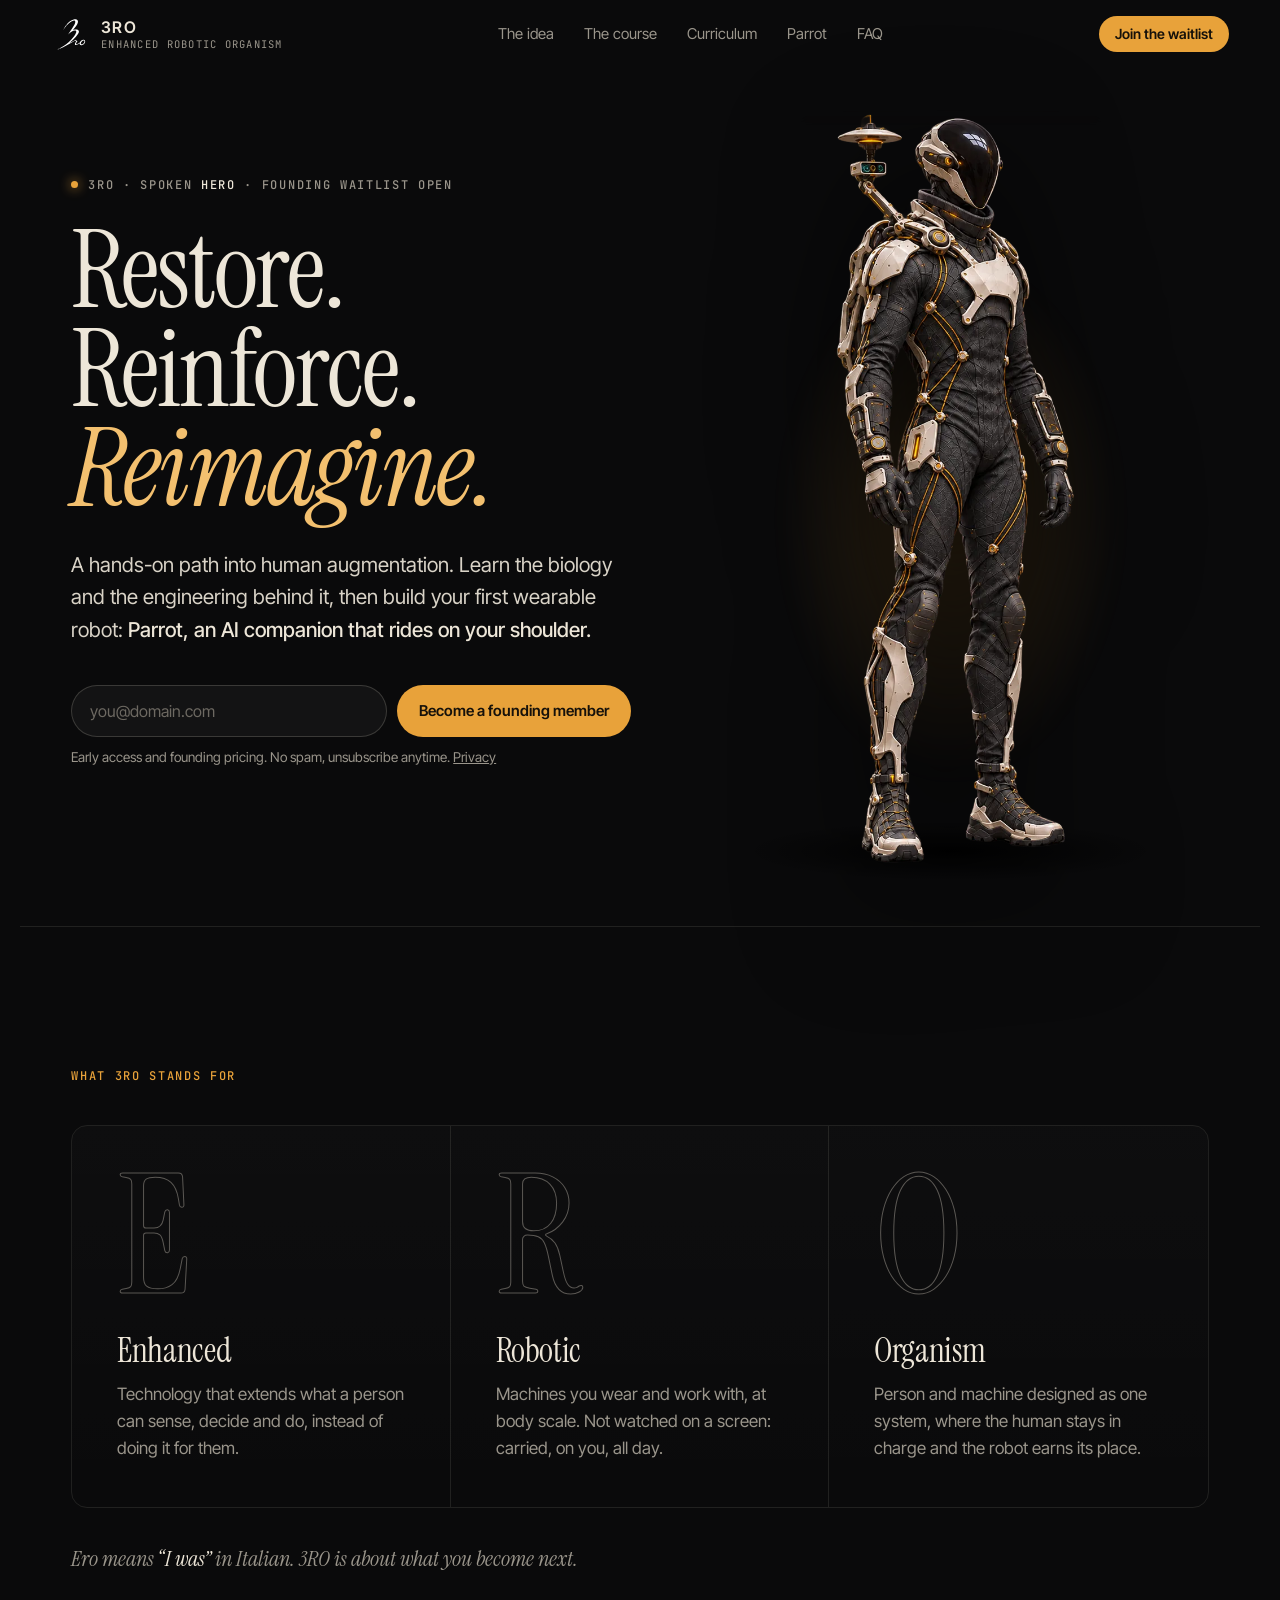
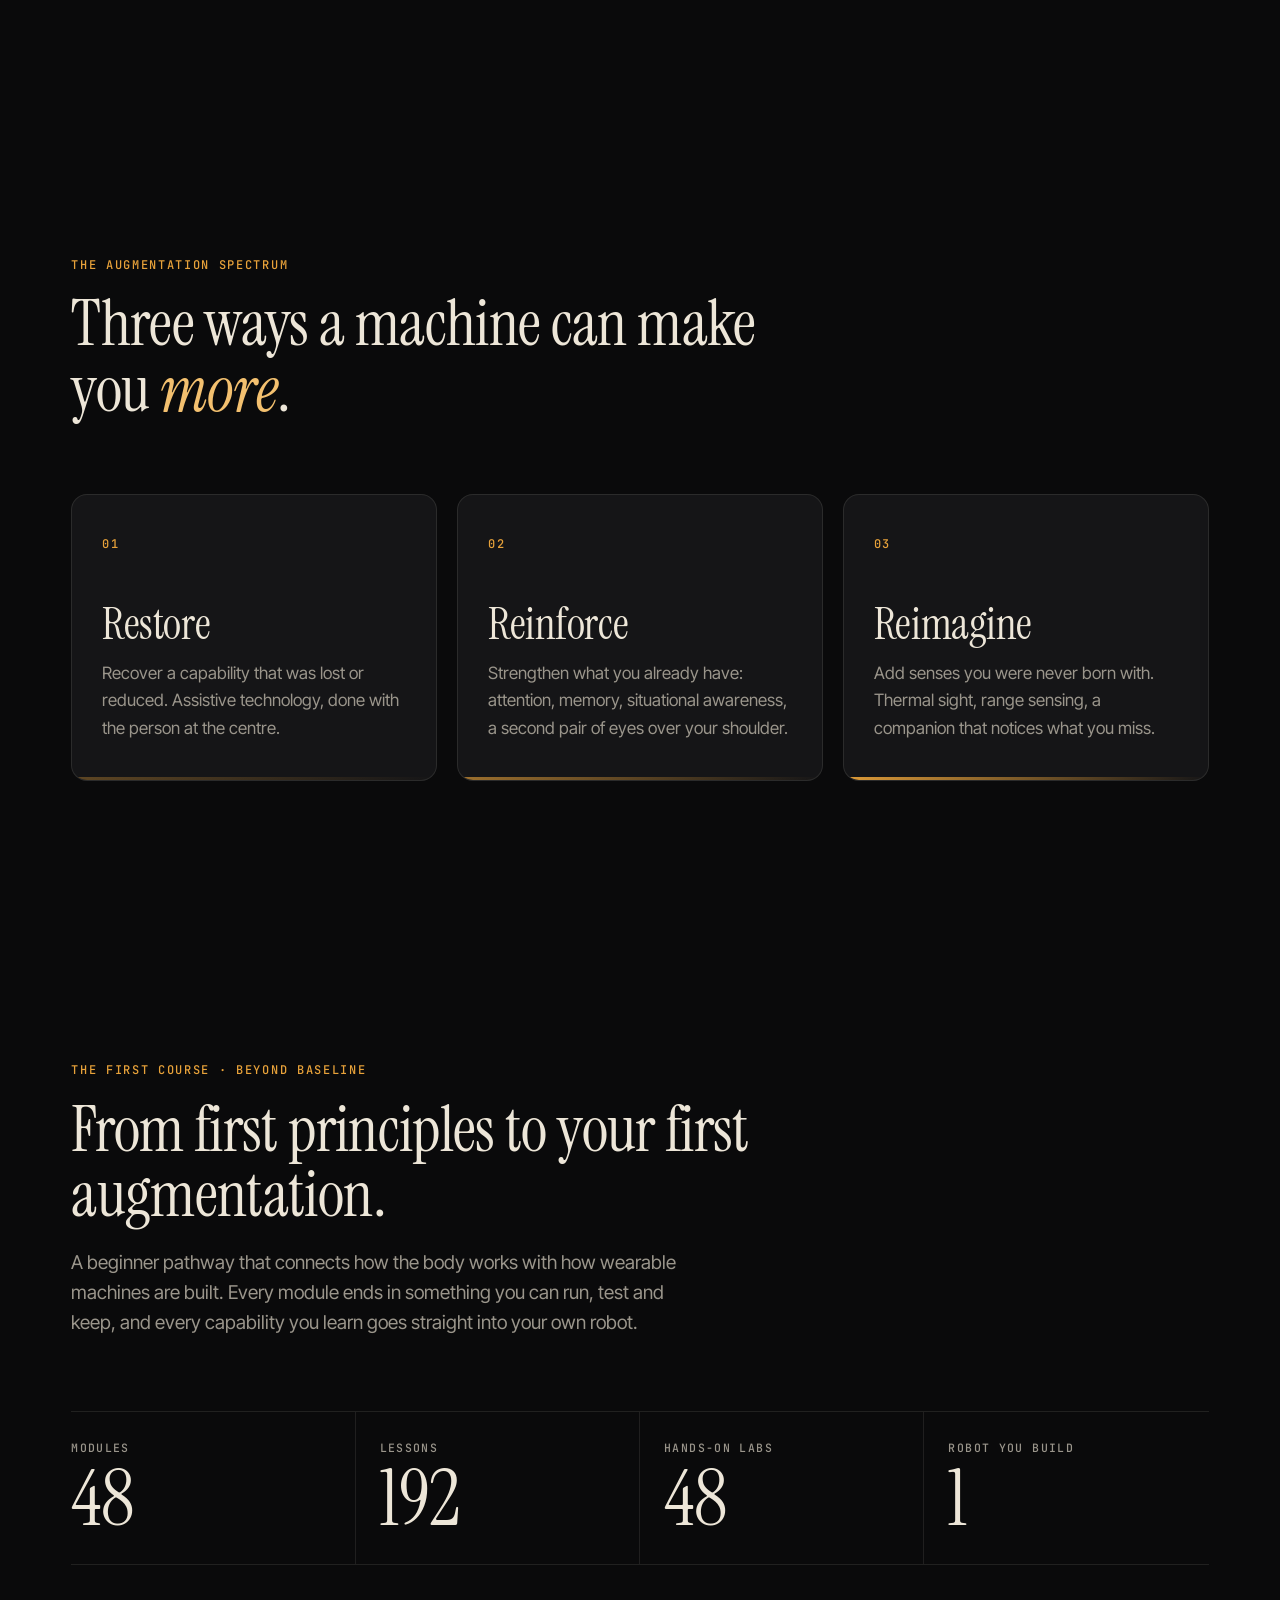
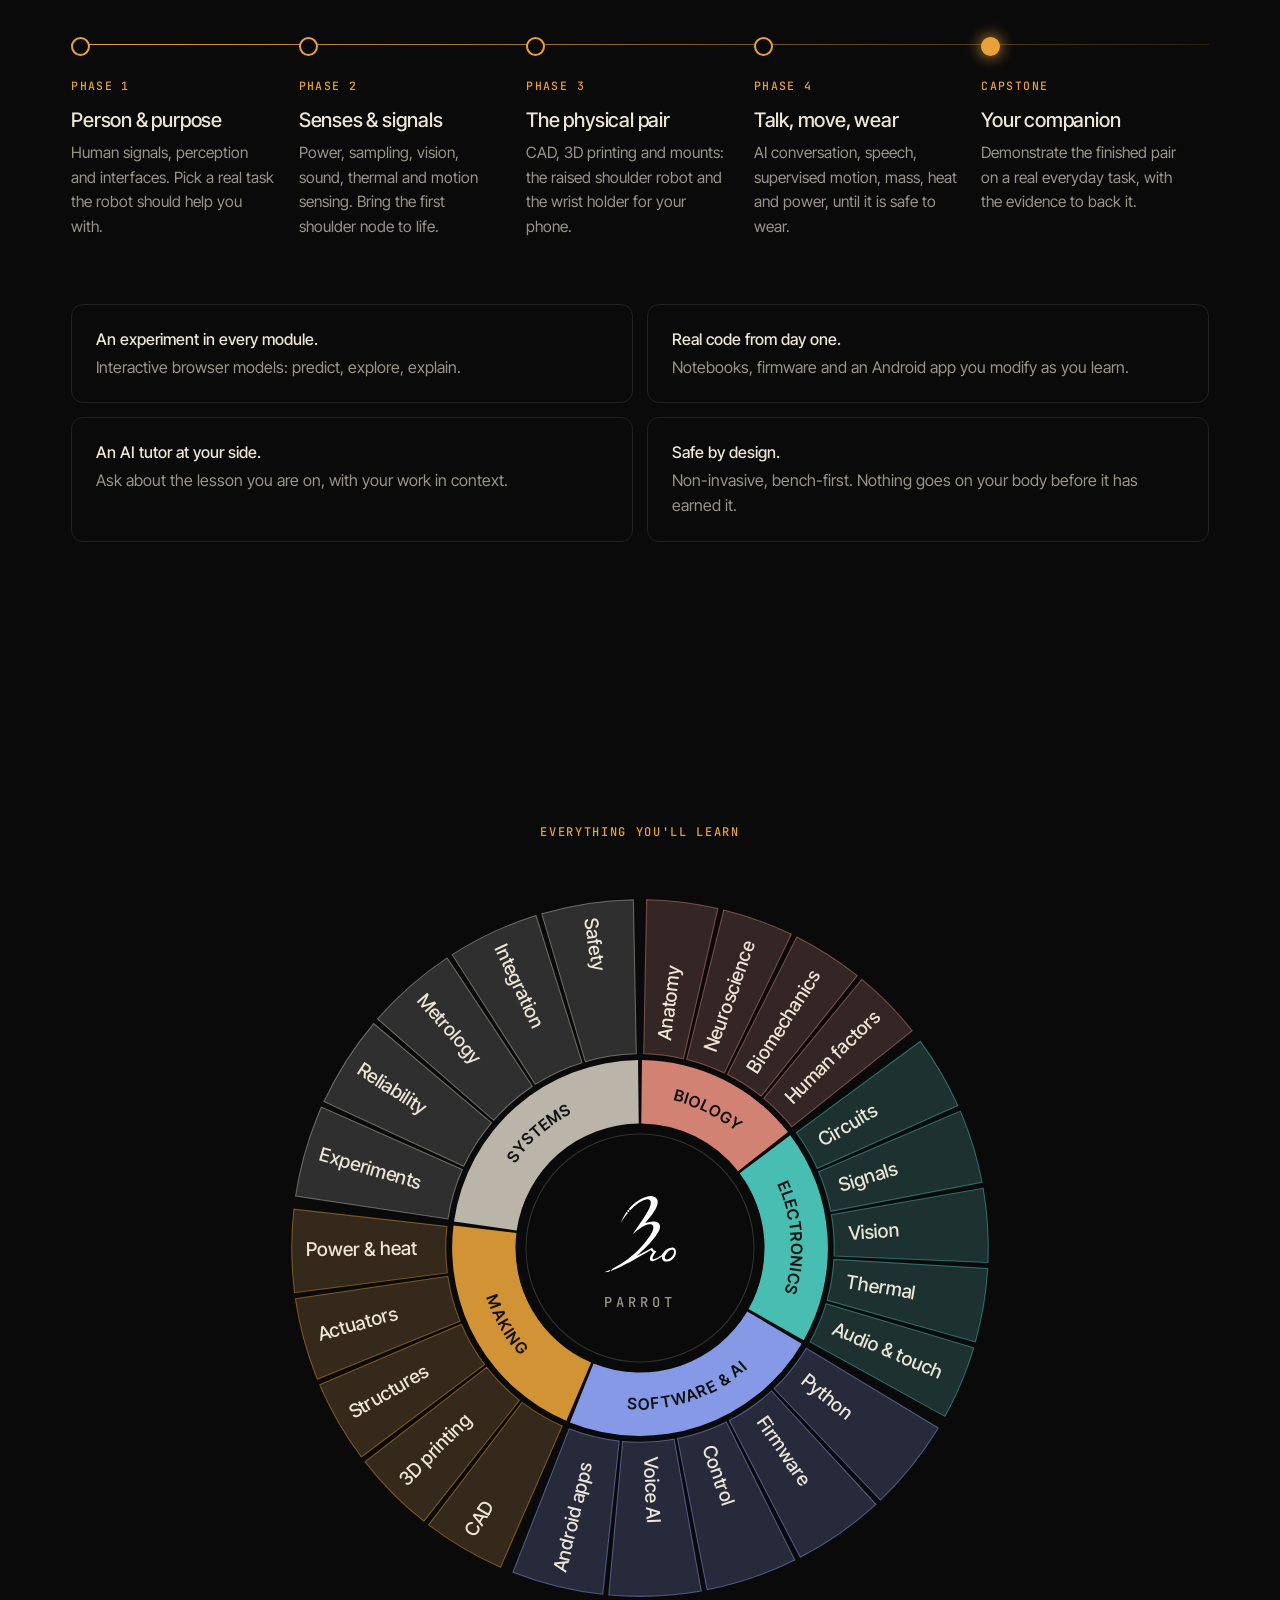
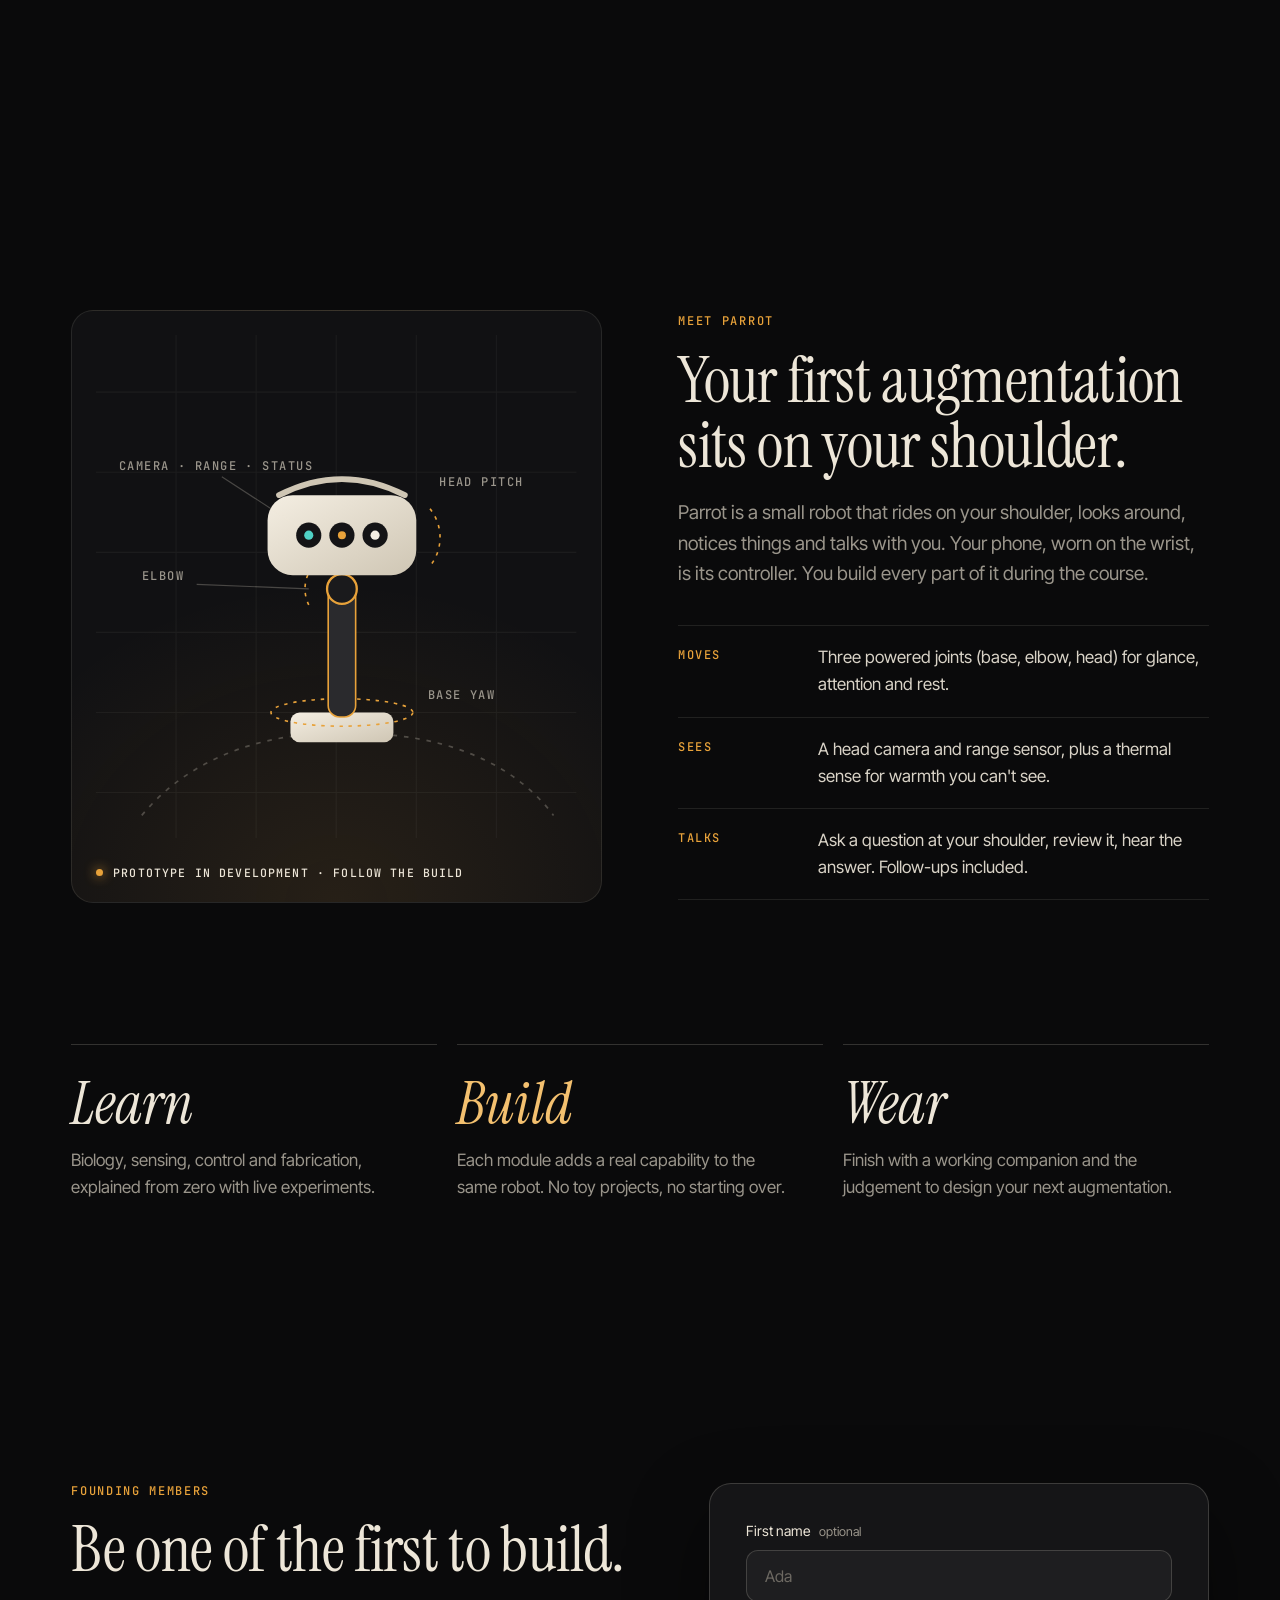
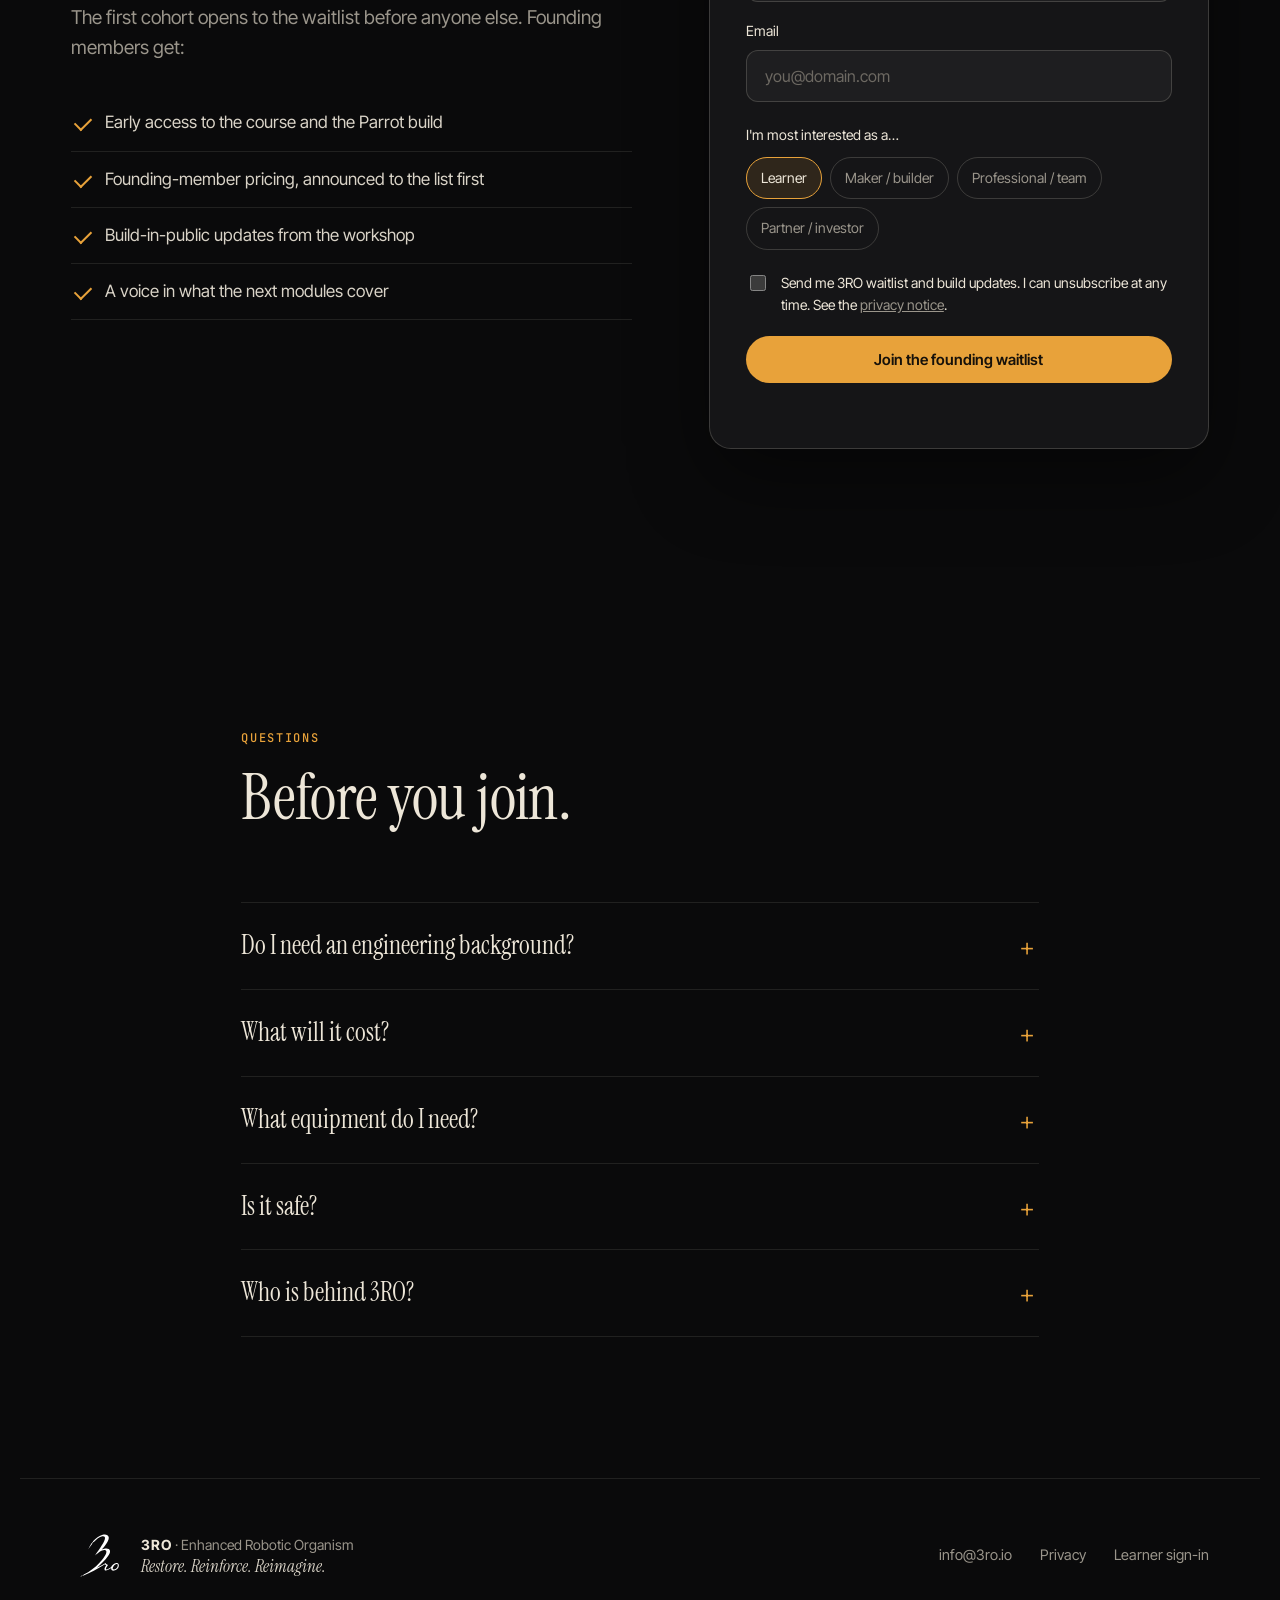
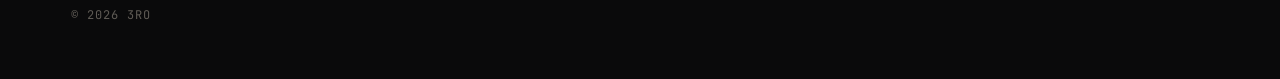
<file: index.html>
<!doctype html>
<html lang="en">
<head>
  <meta charset="utf-8">
  <meta name="viewport" content="width=device-width, initial-scale=1, viewport-fit=cover">
  <meta name="theme-color" content="#0a0a0b">
  <title>3RO · Enhanced Robotic Organism</title>
  <meta name="description" content="3RO (spoken Hero) is a hands-on path into human augmentation. Learn the biology and the engineering, then build your first wearable robot: an AI companion that rides on your shoulder. Join the founding waitlist.">
  <meta property="og:type" content="website">
  <meta property="og:url" content="https://3ro.io/">
  <meta property="og:title" content="3RO · Restore. Reinforce. Reimagine.">
  <meta property="og:description" content="Learn human augmentation by building your first wearable robot. Founding waitlist open.">
  <meta property="og:image" content="https://3ro.io/assets/og.jpg">
  <meta name="twitter:card" content="summary_large_image">
  <link rel="icon" href="assets/favicon.svg" type="image/svg+xml">
  <link rel="preconnect" href="https://fonts.googleapis.com">
  <link rel="preconnect" href="https://fonts.gstatic.com" crossorigin>
  <link href="https://fonts.googleapis.com/css2?family=Instrument+Serif:ital@0;1&family=Inter+Tight:wght@300;400;500;600&family=JetBrains+Mono:wght@400;500&display=swap" rel="stylesheet">
  <link rel="stylesheet" href="styles.css">
  <script type="module" src="main.js"></script>
</head>
<body>
<a class="skip" href="#join">Skip to the waitlist</a>

<header class="nav" id="top">
  <a class="brand" href="#top" aria-label="3RO home">
    <img src="assets/logo-white.svg" alt="" width="40" height="40">
    <span class="brand-text"><b>3RO</b><small>Enhanced Robotic Organism</small></span>
  </a>
  <nav aria-label="Sections">
    <a href="#meaning">The idea</a>
    <a href="#course">The course</a>
    <a href="#curriculum">Curriculum</a>
    <a href="#parrot">Parrot</a>
    <a href="#faq">FAQ</a>
  </nav>
  <a class="btn btn-small" href="#join">Join the waitlist</a>
</header>

<main>
  <!-- HERO -->
  <section class="hero">
    <div class="hero-copy">
      <p class="eyebrow"><span class="dot"></span>3RO · spoken <em>Hero</em><span class="long"> · Founding waitlist open</span></p>
      <h1>Restore.<br>Reinforce.<br><em>Reimagine.</em></h1>
      <p class="lede">A hands-on path into human augmentation. Learn the biology and the engineering behind it, then build your first wearable robot: <strong>Parrot, an AI companion that rides on your shoulder.</strong></p>
      <form class="waitlist inline" data-waitlist novalidate>
        <label class="sr" for="hero-email">Email address</label>
        <input id="hero-email" name="email" type="email" autocomplete="email" placeholder="you@domain.com" required>
        <button class="btn" type="submit">Become a founding member</button>
        <p class="form-note">Early access and founding pricing. No spam, unsubscribe anytime. <a href="privacy.html">Privacy</a></p>
        <p class="form-status" role="status" aria-live="polite"></p>
      </form>
    </div>
    <figure class="hero-figure" id="portal" aria-label="Concept of the 3RO suit with the Parrot companion on the shoulder">
      <div class="halo" aria-hidden="true"></div>
      <img src="assets/suit.webp" alt="Concept art: a charcoal technical suit with ivory armour and warm metallic details, a small robotic companion raised on the left shoulder." width="900" height="1338" fetchpriority="high">
      <div class="scan" aria-hidden="true"></div>
    </figure>
  </section>

  <!-- MEANING -->
  <section class="meaning reveal" id="meaning">
    <p class="kicker">What 3RO stands for</p>
    <div class="ero">
      <article><span class="letter">E</span><h3>Enhanced</h3><p>Technology that extends what a person can sense, decide and do, instead of doing it for them.</p></article>
      <article><span class="letter">R</span><h3>Robotic</h3><p>Machines you wear and work with, at body scale. Not watched on a screen: carried, on you, all day.</p></article>
      <article><span class="letter">O</span><h3>Organism</h3><p>Person and machine designed as one system, where the human stays in charge and the robot earns its place.</p></article>
    </div>
    <p class="aside"><span lang="it">Ero</span> means <em>“I was”</em> in Italian. 3RO is about what you become next.</p>
  </section>

  <!-- THREE Rs -->
  <section class="spectrum reveal" aria-labelledby="spectrum-title">
    <div class="section-head">
      <p class="kicker">The augmentation spectrum</p>
      <h2 id="spectrum-title">Three ways a machine can make you <em>more</em>.</h2>
    </div>
    <ol class="rs">
      <li><span class="num">01</span><h3>Restore</h3><p>Recover a capability that was lost or reduced. Assistive technology, done with the person at the centre.</p></li>
      <li><span class="num">02</span><h3>Reinforce</h3><p>Strengthen what you already have: attention, memory, situational awareness, a second pair of eyes over your shoulder.</p></li>
      <li><span class="num">03</span><h3>Reimagine</h3><p>Add senses you were never born with. Thermal sight, range sensing, a companion that notices what you miss.</p></li>
    </ol>
  </section>

  <!-- COURSE -->
  <section class="course reveal" id="course" aria-labelledby="course-title">
    <div class="section-head">
      <p class="kicker">The first course · Beyond Baseline</p>
      <h2 id="course-title">From first principles to your first augmentation.</h2>
      <p class="sub">A beginner pathway that connects how the body works with how wearable machines are built. Every module ends in something you can run, test and keep, and every capability you learn goes straight into your own robot.</p>
    </div>
    <dl class="stats">
      <div><dt>Modules</dt><dd>48</dd></div>
      <div><dt>Lessons</dt><dd>192</dd></div>
      <div><dt>Hands-on labs</dt><dd>48</dd></div>
      <div><dt>Robot you build</dt><dd>1</dd></div>
    </dl>
    <ol class="path">
      <li><span>Phase 1</span><h3>Person &amp; purpose</h3><p>Human signals, perception and interfaces. Pick a real task the robot should help you with.</p></li>
      <li><span>Phase 2</span><h3>Senses &amp; signals</h3><p>Power, sampling, vision, sound, thermal and motion sensing. Bring the first shoulder node to life.</p></li>
      <li><span>Phase 3</span><h3>The physical pair</h3><p>CAD, 3D printing and mounts: the raised shoulder robot and the wrist holder for your phone.</p></li>
      <li><span>Phase 4</span><h3>Talk, move, wear</h3><p>AI conversation, speech, supervised motion, mass, heat and power, until it is safe to wear.</p></li>
      <li><span>Capstone</span><h3>Your companion</h3><p>Demonstrate the finished pair on a real everyday task, with the evidence to back it.</p></li>
    </ol>
    <ul class="features">
      <li><b>An experiment in every module.</b> Interactive browser models: predict, explore, explain.</li>
      <li><b>Real code from day one.</b> Notebooks, firmware and an Android app you modify as you learn.</li>
      <li><b>An AI tutor at your side.</b> Ask about the lesson you are on, with your work in context.</li>
      <li><b>Safe by design.</b> Non-invasive, bench-first. Nothing goes on your body before it has earned it.</li>
    </ul>
  </section>

  <!-- CURRICULUM MAP -->
  <section class="curriculum reveal" id="curriculum" aria-label="What you will learn">
    <p class="kicker">Everything you'll learn</p>
    <div class="wheel-wrap">
    <svg class="wheel" viewBox="0 0 720 720" role="img" aria-label="What you learn: body and biology, electronics and sensing, software and AI, mechanics and making, systems and validation">
      <defs><path id="lp-bio" d="M361.5 212.0A148.0 148.0 0 0 1 476.5 268.7"/><path id="lp-sense" d="M478.4 271.1A148.0 148.0 0 0 1 488.9 432.7"/><path id="lp-code" d="M304.8 497.3A148.0 148.0 0 0 0 487.4 435.3"/><path id="lp-make" d="M213.1 342.2A148.0 148.0 0 0 0 301.9 496.1"/><path id="lp-sys" d="M213.5 339.1A148.0 148.0 0 0 1 358.5 212.0"/></defs>
      <circle class="core-ring" cx="360" cy="360" r="108"/>
      <g class="seg m-bio" data-cat="bio" tabindex="0" role="button" aria-label="Body & biology: Anatomy, Neuroscience, Biomechanics, Human factors"><path class="inner" d="M361.9 182.0A178 178 0 0 1 500.1 250.2L452.9 287.2A118 118 0 0 0 361.2 242.0Z"/><text class="dlabel" dy="5"><textPath href="#lp-bio" startOffset="50%" text-anchor="middle">Biology</textPath></text><path class="outer" d="M366.3 30.1A330 330 0 0 1 433.8 38.4L401.2 180.7A184 184 0 0 0 363.5 176.0Z"/><text class="tlabel" x="384.2" y="163.5" transform="rotate(-83.0 384.2 163.5)" dy="5" text-anchor="start">Anatomy</text><path class="outer" d="M439.4 39.7A330 330 0 0 1 503.4 62.8L439.9 194.3A184 184 0 0 0 404.3 181.4Z"/><text class="tlabel" x="427.2" y="173.7" transform="rotate(-70.2 427.2 173.7)" dy="5" text-anchor="start">Neuroscience</text><path class="outer" d="M508.5 65.3A330 330 0 0 1 565.8 102.0L474.7 216.2A184 184 0 0 0 442.8 195.7Z"/><text class="tlabel" x="466.9" y="193.3" transform="rotate(-57.3 466.9 193.3)" dy="5" text-anchor="start">Biomechanics</text><path class="outer" d="M570.2 105.6A330 330 0 0 1 617.9 154.1L503.8 245.2A184 184 0 0 0 477.2 218.2Z"/><text class="tlabel" x="501.2" y="221.2" transform="rotate(-44.5 501.2 221.2)" dy="5" text-anchor="start">Human factors</text></g><g class="seg m-sense" data-cat="sense" tabindex="0" role="button" aria-label="Electronics & sensing: Circuits, Signal processing, Computer vision, Thermal sensing, Audio & haptics"><path class="inner" d="M502.3 253.1A178 178 0 0 1 515.1 447.4L462.8 417.9A118 118 0 0 0 454.4 289.2Z"/><text class="dlabel" dy="5"><textPath href="#lp-sense" startOffset="50%" text-anchor="middle">Electronics</textPath></text><path class="outer" d="M625.6 164.2A330 330 0 0 1 661.1 225.0L527.9 284.7A184 184 0 0 0 508.1 250.8Z"/><text class="tlabel" x="531.0" y="260.2" transform="rotate(-30.3 531.0 260.2)" dy="5" text-anchor="start">Circuits</text><path class="outer" d="M663.5 230.3A330 330 0 0 1 684.1 297.7L540.7 325.3A184 184 0 0 0 529.2 287.7Z"/><text class="tlabel" x="549.3" y="302.1" transform="rotate(-17.0 549.3 302.1)" dy="5" text-anchor="start">Signals</text><path class="outer" d="M685.1 303.4A330 330 0 0 1 689.7 373.7L543.8 367.6A184 184 0 0 0 541.3 328.4Z"/><text class="tlabel" x="557.6" y="347.1" transform="rotate(-3.8 557.6 347.1)" dy="5" text-anchor="start">Vision</text><path class="outer" d="M689.4 379.5A330 330 0 0 1 677.8 449.0L537.2 409.6A184 184 0 0 0 543.7 370.8Z"/><text class="tlabel" x="555.3" y="392.7" transform="rotate(9.5 555.3 392.7)" dy="5" text-anchor="start">Thermal</text><path class="outer" d="M676.2 454.5A330 330 0 0 1 648.9 519.5L521.1 448.9A184 184 0 0 0 536.3 412.7Z"/><text class="tlabel" x="542.6" y="436.6" transform="rotate(22.8 542.6 436.6)" dy="5" text-anchor="start">Audio & touch</text></g><g class="seg m-code" data-cat="code" tabindex="0" role="button" aria-label="Software & AI: Python, Embedded firmware, Control theory, Conversational AI, Android apps"><path class="inner" d="M513.2 450.6A178 178 0 0 1 293.6 525.2L316.0 469.5A118 118 0 0 0 461.6 420.1Z"/><text class="dlabel" dy="5"><textPath href="#lp-code" startOffset="50%" text-anchor="middle">Software & AI</textPath></text><path class="outer" d="M642.6 530.5A330 330 0 0 1 587.7 598.8L487.0 493.2A184 184 0 0 0 517.6 455.0Z"/><text class="tlabel" x="514.5" y="483.9" transform="rotate(38.7 514.5 483.9)" dy="5" text-anchor="start">Python</text><path class="outer" d="M583.5 602.8A330 330 0 0 1 511.8 653.0L444.6 523.4A184 184 0 0 0 484.6 495.4Z"/><text class="tlabel" x="473.6" y="522.2" transform="rotate(55.0 473.6 522.2)" dy="5" text-anchor="start">Firmware</text><path class="outer" d="M506.6 655.6A330 330 0 0 1 423.6 683.8L395.5 540.5A184 184 0 0 0 441.8 524.8Z"/><text class="tlabel" x="423.6" y="547.5" transform="rotate(71.2 423.6 547.5)" dy="5" text-anchor="start">Control</text><path class="outer" d="M418.0 684.9A330 330 0 0 1 330.4 688.7L343.5 543.3A184 184 0 0 0 392.3 541.1Z"/><text class="tlabel" x="368.6" y="557.8" transform="rotate(87.5 368.6 557.8)" dy="5" text-anchor="start">Voice AI</text><path class="outer" d="M324.7 688.1A330 330 0 0 1 239.6 667.2L292.9 531.3A184 184 0 0 0 340.3 542.9Z"/><text class="tlabel" x="284.8" y="666.9" transform="rotate(283.8 284.8 666.9)" dy="5" text-anchor="start">Android apps</text></g><g class="seg m-make" data-cat="make" tabindex="0" role="button" aria-label="Mechanics & making: Parametric CAD, 3D printing, Structures, Actuators, Power & heat"><path class="inner" d="M290.2 523.7A178 178 0 0 1 183.3 338.6L242.9 345.8A118 118 0 0 0 313.7 468.5Z"/><text class="dlabel" dy="5"><textPath href="#lp-make" startOffset="50%" text-anchor="middle">Making</textPath></text><path class="outer" d="M227.9 662.4A330 330 0 0 1 159.7 622.3L248.3 506.3A184 184 0 0 0 286.3 528.6Z"/><text class="tlabel" x="199.7" y="632.3" transform="rotate(300.5 199.7 632.3)" dy="5" text-anchor="start">CAD</text><path class="outer" d="M155.2 618.8A330 330 0 0 1 99.5 562.6L214.8 473.0A184 184 0 0 0 245.8 504.3Z"/><text class="tlabel" x="135.6" y="582.5" transform="rotate(315.2 135.6 582.5)" dy="5" text-anchor="start">3D printing</text><path class="outer" d="M96.0 558.0A330 330 0 0 1 56.5 489.6L190.8 432.2A184 184 0 0 0 212.8 470.4Z"/><text class="tlabel" x="86.3" y="518.0" transform="rotate(330.0 86.3 518.0)" dy="5" text-anchor="start">Structures</text><path class="outer" d="M54.3 484.3A330 330 0 0 1 33.5 408.0L178.0 386.8A184 184 0 0 0 189.5 429.3Z"/><text class="tlabel" x="55.1" y="443.1" transform="rotate(344.8 55.1 443.1)" dy="5" text-anchor="start">Actuators</text><path class="outer" d="M32.7 402.3A330 330 0 0 1 32.1 323.2L177.1 339.5A184 184 0 0 0 177.5 383.6Z"/><text class="tlabel" x="44.0" y="362.6" transform="rotate(359.5 44.0 362.6)" dy="5" text-anchor="start">Power & heat</text></g><g class="seg m-sys" data-cat="sys" tabindex="0" role="button" aria-label="Systems & validation: Experiment design, Reliability, Metrology, Integration, Safety"><path class="inner" d="M183.8 334.9A178 178 0 0 1 358.1 182.0L358.8 242.0A118 118 0 0 0 243.2 343.4Z"/><text class="dlabel" dy="5"><textPath href="#lp-sys" startOffset="50%" text-anchor="middle">Systems</textPath></text><path class="outer" d="M33.7 310.7A330 330 0 0 1 58.2 226.5L191.7 285.6A184 184 0 0 0 178.1 332.5Z"/><text class="tlabel" x="56.6" y="271.7" transform="rotate(376.2 56.6 271.7)" dy="5" text-anchor="start">Experiments</text><path class="outer" d="M60.6 221.3A330 330 0 0 1 107.7 147.4L219.3 241.4A184 184 0 0 0 193.0 282.6Z"/><text class="tlabel" x="93.5" y="190.3" transform="rotate(392.5 93.5 190.3)" dy="5" text-anchor="start">Reliability</text><path class="outer" d="M111.4 143.0A330 330 0 0 1 177.3 85.2L258.1 206.8A184 184 0 0 0 221.4 239.0Z"/><text class="tlabel" x="151.6" y="122.4" transform="rotate(408.8 151.6 122.4)" dy="5" text-anchor="start">Metrology</text><path class="outer" d="M182.1 82.1A330 330 0 0 1 261.5 45.0L305.1 184.4A184 184 0 0 0 260.8 205.0Z"/><text class="tlabel" x="226.5" y="73.6" transform="rotate(425.0 226.5 73.6)" dy="5" text-anchor="start">Integration</text><path class="outer" d="M267.0 43.4A330 330 0 0 1 353.7 30.1L356.5 176.0A184 184 0 0 0 308.2 183.5Z"/><text class="tlabel" x="312.0" y="47.7" transform="rotate(441.3 312.0 47.7)" dy="5" text-anchor="start">Safety</text></g>
      <image class="core-logo" href="assets/logo-white.svg" x="312" y="298" width="96" height="96"/>
      <text class="core-text" x="360" y="416" text-anchor="middle">PARROT</text>
    </svg>
    </div>
  </section>

  <!-- PARROT -->
  <section class="parrot reveal" id="parrot" aria-labelledby="parrot-title">
    <div class="parrot-visual" aria-hidden="true">
      <svg viewBox="0 0 420 440" class="schematic">
        <defs>
          <linearGradient id="shell" x1="0" x2="1" y1="0" y2="1"><stop offset="0" stop-color="#f4eee2"/><stop offset="1" stop-color="#cfc6b4"/></linearGradient>
        </defs>
        <g class="grid">
          <path d="M0 400H420M0 330H420M0 260H420M0 190H420M0 120H420M0 50H420M70 0V440M140 0V440M210 0V440M280 0V440M350 0V440"/>
        </g>
        <!-- shoulder -->
        <path class="shoulder" d="M40 420 C90 360 170 340 260 350 C320 356 370 380 400 420"/>
        <!-- base -->
        <rect x="170" y="330" width="90" height="26" rx="8" fill="url(#shell)"/>
        <ellipse class="axis" cx="215" cy="330" rx="62" ry="12"/>
        <!-- lower arm -->
        <g class="arm">
          <rect x="203" y="218" width="24" height="116" rx="10" fill="#2a2a2d" stroke="#e8a23a" stroke-width="1.4"/>
          <circle cx="215" cy="222" r="13" fill="#1a1a1c" stroke="#e8a23a" stroke-width="2"/>
          <path class="axis" d="M186 236 A32 32 0 0 1 196 196"/>
          <!-- head -->
          <g class="head">
            <rect x="150" y="140" width="130" height="70" rx="22" fill="url(#shell)"/>
            <circle cx="186" cy="175" r="11" fill="#141416"/><circle cx="186" cy="175" r="4" fill="#4fd1c5"/>
            <circle cx="215" cy="175" r="11" fill="#141416"/><circle cx="215" cy="175" r="3.5" fill="#e8a23a"/>
            <circle cx="244" cy="175" r="11" fill="#141416"/><circle class="blink" cx="244" cy="175" r="4" fill="#f4eee2"/>
            <path d="M160 140 Q215 112 270 140" fill="none" stroke="#cfc6b4" stroke-width="5" stroke-linecap="round"/>
            <path class="axis" d="M292 152 A40 40 0 0 1 292 202"/>
          </g>
        </g>
        <g class="callouts">
          <text x="20" y="118">CAMERA · RANGE · STATUS</text>
          <line x1="110" y1="124" x2="178" y2="168"/>
          <text x="300" y="132">HEAD PITCH</text>
          <text x="40" y="214">ELBOW</text>
          <line x1="88" y1="218" x2="186" y2="222"/>
          <text x="290" y="318">BASE YAW</text>
        </g>
      </svg>
      <p class="status-pill"><span class="dot"></span>Prototype in development · follow the build</p>
    </div>
    <div class="parrot-copy">
      <p class="kicker">Meet Parrot</p>
      <h2 id="parrot-title">Your first augmentation sits on your shoulder.</h2>
      <p class="sub">Parrot is a small robot that rides on your shoulder, looks around, notices things and talks with you. Your phone, worn on the wrist, is its controller. You build every part of it during the course.</p>
      <ul class="specs">
        <li><b>Moves</b><span>Three powered joints (base, elbow, head) for glance, attention and rest.</span></li>
        <li><b>Sees</b><span>A head camera and range sensor, plus a thermal sense for warmth you can't see.</span></li>
        <li><b>Talks</b><span>Ask a question at your shoulder, review it, hear the answer. Follow-ups included.</span></li>
      </ul>
    </div>
  </section>

  <!-- HOW -->
  <section class="how reveal" aria-labelledby="how-title">
    <h2 id="how-title" class="sr">How it works</h2>
    <ol class="steps">
      <li><span class="num">Learn</span><p>Biology, sensing, control and fabrication, explained from zero with live experiments.</p></li>
      <li><span class="num">Build</span><p>Each module adds a real capability to the same robot. No toy projects, no starting over.</p></li>
      <li><span class="num">Wear</span><p>Finish with a working companion and the judgement to design your next augmentation.</p></li>
    </ol>
  </section>

  <!-- JOIN -->
  <section class="join reveal" id="join" aria-labelledby="join-title">
    <div class="join-copy">
      <p class="kicker">Founding members</p>
      <h2 id="join-title">Be one of the first to build.</h2>
      <p class="sub">The first cohort opens to the waitlist before anyone else. Founding members get:</p>
      <ul class="perks">
        <li>Early access to the course and the Parrot build</li>
        <li>Founding-member pricing, announced to the list first</li>
        <li>Build-in-public updates from the workshop</li>
        <li>A voice in what the next modules cover</li>
      </ul>
    </div>
    <form class="waitlist card" data-waitlist novalidate>
      <label for="join-name">First name <span class="opt">optional</span></label>
      <input id="join-name" name="firstname" type="text" autocomplete="given-name" placeholder="Ada">
      <label for="join-email">Email</label>
      <input id="join-email" name="email" type="email" autocomplete="email" placeholder="you@domain.com" required>
      <fieldset>
        <legend>I'm most interested as a…</legend>
        <div class="chips">
          <label><input type="radio" name="interest" value="learner" checked><span>Learner</span></label>
          <label><input type="radio" name="interest" value="builder"><span>Maker / builder</span></label>
          <label><input type="radio" name="interest" value="professional"><span>Professional / team</span></label>
          <label><input type="radio" name="interest" value="partner"><span>Partner / investor</span></label>
        </div>
      </fieldset>
      <label class="consent"><input type="checkbox" name="consent" required><span>Send me 3RO waitlist and build updates. I can unsubscribe at any time. See the <a href="privacy.html">privacy notice</a>.</span></label>
      <input class="hp" type="text" name="website" tabindex="-1" autocomplete="off" aria-hidden="true">
      <button class="btn btn-wide" type="submit">Join the founding waitlist</button>
      <p class="form-status" role="status" aria-live="polite"></p>
    </form>
  </section>

  <!-- FAQ -->
  <section class="faq reveal" id="faq" aria-labelledby="faq-title">
    <div class="section-head"><p class="kicker">Questions</p><h2 id="faq-title">Before you join.</h2></div>
    <details><summary>Do I need an engineering background?</summary><p>No. The course is a beginner pathway: it starts from measurement and the human body and builds up. It does ask for curiosity and steady weekly effort: it is a serious programme, not a weekend kit.</p></details>
    <details><summary>What will it cost?</summary><p>Pricing will be announced to the waitlist first, with a founding-member rate for the first cohort. Parrot's hardware is bought separately from off-the-shelf parts, and the course includes a full parts list and ordering guide.</p></details>
    <details><summary>What equipment do I need?</summary><p>A computer to start. Later modules use an Android phone as the wrist controller, a 3D printer (or a printing service) and basic electronics tools. Each one is introduced when it's needed, not all on day one.</p></details>
    <details><summary>Is it safe?</summary><p>Safety is built into the design. Everything is non-invasive and built on the bench first. Movement is controlled locally with hard limits and a stop, and nothing makes medical or protective claims.</p></details>
    <details><summary>Who is behind 3RO?</summary><p>3RO is founded by Alessio Garofalo: former Italian Army signal officer, Amazon technology leader across Europe and Asia-Pacific, CIO/CTO at NEOM Oxagon and Chief Transformation Officer at NATO, and author of <em>CTO by Mistake</em>. 3RO is where that path goes next.</p></details>
  </section>
</main>

<footer class="footer">
  <div class="foot-brand">
    <img src="assets/logo-white.svg" alt="3RO" width="56" height="56">
    <p><b>3RO</b> · Enhanced Robotic Organism<br><span>Restore. Reinforce. Reimagine.</span></p>
  </div>
  <div class="foot-links">
    <a href="mailto:info@3ro.io">info@3ro.io</a>
    <a href="privacy.html">Privacy</a>
    <a href="#" data-course-link>Learner sign-in</a>
  </div>
  <p class="copy">© <span data-year>2026</span> 3RO</p>
</footer>

<div class="curtain" aria-hidden="true"></div>
</body>
</html>
</file>
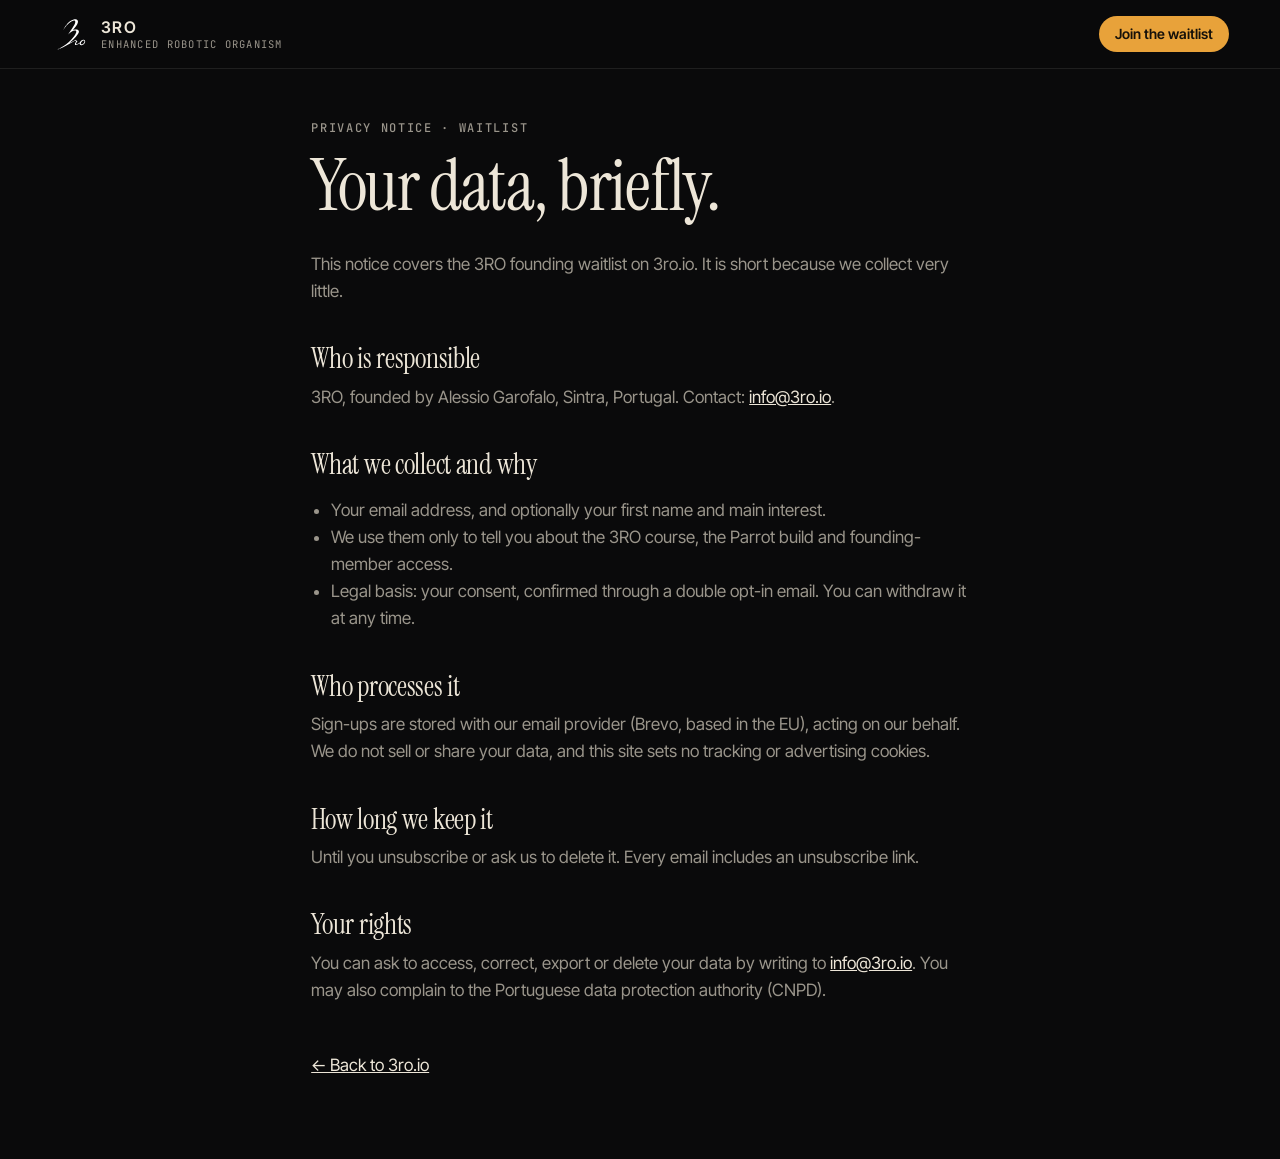
<file: privacy.html>
<!doctype html>
<html lang="en">
<head>
  <meta charset="utf-8">
  <meta name="viewport" content="width=device-width, initial-scale=1">
  <meta name="theme-color" content="#0a0a0b">
  <title>Privacy · 3RO</title>
  <link rel="icon" href="assets/favicon.svg" type="image/svg+xml">
  <link href="https://fonts.googleapis.com/css2?family=Instrument+Serif:ital@0;1&family=Inter+Tight:wght@400;500&family=JetBrains+Mono:wght@500&display=swap" rel="stylesheet">
  <link rel="stylesheet" href="styles.css">
  <style>.legal{max-width:760px;margin:0 auto;padding:120px var(--gutter) 80px}.legal h1{font-size:clamp(44px,6vw,72px);margin:16px 0 32px}.legal h2{font-size:28px;margin:40px 0 10px}.legal p,.legal li{color:var(--muted)}.legal ul{padding-left:20px}</style>
</head>
<body>
<header class="nav scrolled"><a class="brand" href="index.html"><img src="assets/logo-white.svg" alt="" width="40" height="40"><span class="brand-text"><b>3RO</b><small>Enhanced Robotic Organism</small></span></a><a class="btn btn-small" href="index.html#join">Join the waitlist</a></header>
<main class="legal">
  <p class="kicker">Privacy notice · waitlist</p>
  <h1>Your data, briefly.</h1>
  <p>This notice covers the 3RO founding waitlist on 3ro.io. It is short because we collect very little.</p>
  <h2>Who is responsible</h2>
  <p>3RO, founded by Alessio Garofalo, Sintra, Portugal. Contact: <a href="mailto:info@3ro.io">info@3ro.io</a>.</p>
  <h2>What we collect and why</h2>
  <ul>
    <li>Your email address, and optionally your first name and main interest.</li>
    <li>We use them only to tell you about the 3RO course, the Parrot build and founding-member access.</li>
    <li>Legal basis: your consent, confirmed through a double opt-in email. You can withdraw it at any time.</li>
  </ul>
  <h2>Who processes it</h2>
  <p>Sign-ups are stored with our email provider (Brevo, based in the EU), acting on our behalf. We do not sell or share your data, and this site sets no tracking or advertising cookies.</p>
  <h2>How long we keep it</h2>
  <p>Until you unsubscribe or ask us to delete it. Every email includes an unsubscribe link.</p>
  <h2>Your rights</h2>
  <p>You can ask to access, correct, export or delete your data by writing to <a href="mailto:info@3ro.io">info@3ro.io</a>. You may also complain to the Portuguese data protection authority (CNPD).</p>
  <p style="margin-top:48px"><a href="index.html">← Back to 3ro.io</a></p>
</main>
</body>
</html>
</file>
<file: styles.css>
:root{
  color-scheme:dark;
  --bg:#0a0a0b; --bg-2:#111113; --surface:#151517; --line:rgba(237,230,216,.10); --line-2:rgba(237,230,216,.18);
  --ivory:#ede6d8; --text:#d9d3c7; --muted:#9a958b; --amber:#e8a23a; --amber-2:#f3c06f; --teal:#4fd1c5;
  --serif:'Instrument Serif',Georgia,serif; --sans:'Inter Tight',system-ui,-apple-system,Segoe UI,sans-serif; --mono:'JetBrains Mono',ui-monospace,monospace;
  --gutter:clamp(16px,4vw,56px); --max:1240px; --radius:16px;
}
*{box-sizing:border-box}
html{scroll-behavior:smooth;background:var(--bg);overflow-x:clip}
body{margin:0;background:var(--bg);color:var(--text);font:400 17px/1.6 var(--sans);-webkit-font-smoothing:antialiased;overflow-x:clip}
img{max-width:100%;display:block}
a{color:var(--ivory)}
h1,h2,h3{color:var(--ivory);font-weight:400;margin:0}
h2{font:400 clamp(36px,5vw,64px)/1.02 var(--serif);letter-spacing:-.01em}
h2 em,h1 em{font-style:italic;color:var(--amber-2)}
h3{font:500 20px/1.25 var(--sans);letter-spacing:-.01em}
p{margin:0}
.sr,.hp{position:absolute!important;width:1px;height:1px;overflow:hidden;clip-path:inset(50%);white-space:nowrap}
.skip{position:absolute;left:-999px;top:8px;background:var(--amber);color:#111;padding:8px 14px;border-radius:8px;z-index:100}
.skip:focus{left:8px}
:focus-visible{outline:2px solid var(--amber);outline-offset:3px;border-radius:6px}

main>section{max-width:var(--max);margin:0 auto;padding:clamp(80px,11vw,150px) var(--gutter)}
.kicker,.eyebrow{font:500 12px/1.4 var(--mono);letter-spacing:.14em;text-transform:uppercase;color:var(--amber)}
.section-head{max-width:760px;margin-bottom:clamp(40px,6vw,72px)}
.section-head .kicker{margin-bottom:18px}
.sub{color:var(--muted);font-size:clamp(17px,1.5vw,19px);margin-top:20px;max-width:640px}
.dot{display:inline-block;width:7px;height:7px;border-radius:50%;background:var(--amber);box-shadow:0 0 12px var(--amber);margin-right:10px;vertical-align:1px;animation:pulse 2.4s ease-in-out infinite}
@keyframes pulse{50%{opacity:.35}}

/* Buttons */
.btn{appearance:none;border:0;cursor:pointer;display:inline-flex;align-items:center;justify-content:center;gap:8px;
  background:var(--amber);color:#16110a;font:600 15px/1 var(--sans);padding:16px 22px;border-radius:999px;text-decoration:none;white-space:nowrap;
  transition:transform .2s ease,background .2s ease,box-shadow .2s ease}
.btn:hover{background:var(--amber-2);box-shadow:0 8px 30px rgba(232,162,58,.25);transform:translateY(-1px)}
.btn:disabled{opacity:.6;cursor:progress}
.btn-small{padding:11px 16px;font-size:14px}
.btn-wide{width:100%;margin-top:8px}

/* Nav */
.nav{position:fixed;inset:0 0 auto;z-index:50;display:flex;align-items:center;justify-content:space-between;gap:24px;
  padding:14px var(--gutter);transition:background .3s ease,border-color .3s ease;border-bottom:1px solid transparent}
.nav.scrolled{background:rgba(10,10,11,.78);backdrop-filter:blur(14px);-webkit-backdrop-filter:blur(14px);border-color:var(--line)}
.brand{display:flex;align-items:center;gap:10px;text-decoration:none}
.brand img{width:40px;height:40px}
.brand-text{display:flex;flex-direction:column;line-height:1.1}
.brand-text b{font:600 16px var(--sans);letter-spacing:.08em;color:var(--ivory)}
.brand-text small{font:400 10.5px var(--mono);letter-spacing:.12em;text-transform:uppercase;color:var(--muted)}
.nav nav{display:flex;gap:30px}
.nav nav a{color:var(--muted);text-decoration:none;font-size:15px;transition:color .2s}
.nav nav a:hover{color:var(--ivory)}

/* Hero */
.hero{min-height:100svh;display:grid;grid-template-columns:1.05fr .95fr;align-items:center;gap:clamp(24px,4vw,64px);padding-top:110px!important;padding-bottom:60px!important;position:relative}
.hero-copy{position:relative;z-index:2}
.eyebrow{margin-bottom:28px;color:var(--muted)}
.eyebrow em{font-style:normal;color:var(--ivory)}
h1{font:400 clamp(58px,8.4vw,124px)/.92 var(--serif);letter-spacing:-.02em}
.lede{font-size:clamp(18px,1.6vw,21px);color:var(--text);max-width:560px;margin-top:30px}
.lede strong{color:var(--ivory);font-weight:500}
.waitlist.inline{display:grid;grid-template-columns:1fr auto;gap:10px;margin-top:38px;max-width:560px}
.waitlist.inline .form-note,.waitlist.inline .form-status{grid-column:1/-1}
.form-note{font-size:13.5px;color:var(--muted)}
.form-note a{color:var(--muted)}
.form-status{font-size:14.5px;min-height:1.4em;color:var(--amber-2)}
.waitlist[data-state="error"] .form-status{color:#ff9a8a}
input[type=email],input[type=text]{width:100%;background:rgba(255,255,255,.04);border:1px solid var(--line-2);color:var(--ivory);
  font:400 16px var(--sans);padding:15px 18px;border-radius:999px;transition:border-color .2s,background .2s}
input::placeholder{color:#6d6962}
input[type=email]:focus,input[type=text]:focus{outline:none;border-color:var(--amber);background:rgba(255,255,255,.06)}

.hero-figure{position:relative;margin:0;height:min(84svh,880px);display:flex;justify-content:center;align-items:flex-end;
  --px:0;--py:0;touch-action:manipulation}
.hero-figure img{height:100%;width:auto;object-fit:contain;position:relative;z-index:1;
  transform:translate(calc(var(--px)*-14px),calc(var(--py)*-10px));transition:transform .4s cubic-bezier(.2,.7,.2,1);
  filter:drop-shadow(0 40px 60px rgba(0,0,0,.7));animation:rise 1.4s cubic-bezier(.2,.7,.2,1) both}
@keyframes rise{from{opacity:0;transform:translateY(30px)}}
.halo{position:absolute;inset:8% 6% 0;background:radial-gradient(closest-side,rgba(232,162,58,.22),rgba(232,162,58,.06) 55%,transparent 75%);filter:blur(10px);
  transform:translate(calc(var(--px)*16px),calc(var(--py)*12px));transition:transform .5s ease}
.hero-figure::after{content:"";position:absolute;inset:auto 10% -2% 10%;height:60px;background:radial-gradient(closest-side,rgba(0,0,0,.9),transparent);z-index:0}
.scan{position:absolute;inset:0;z-index:2;pointer-events:none;overflow:hidden;mask-image:linear-gradient(transparent,#000 15%,#000 85%,transparent)}
.scan::before{content:"";position:absolute;left:20%;right:20%;height:2px;top:0;background:linear-gradient(90deg,transparent,rgba(243,192,111,.55),transparent);
  box-shadow:0 0 18px rgba(243,192,111,.5);animation:scan 6s cubic-bezier(.45,0,.55,1) infinite}
@keyframes scan{0%{top:2%;opacity:0}10%{opacity:1}50%{top:96%;opacity:1}60%,100%{top:96%;opacity:0}}
@keyframes fade{from{opacity:0;transform:translateY(6px)}}

/* Meaning */
.meaning{border-top:1px solid var(--line)}
.meaning>.kicker{margin-bottom:40px}
.ero{display:grid;grid-template-columns:repeat(3,1fr);gap:0;border:1px solid var(--line);border-radius:var(--radius);overflow:hidden}
.ero article{padding:clamp(28px,3.5vw,48px);border-right:1px solid var(--line);position:relative;background:linear-gradient(180deg,rgba(255,255,255,.015),transparent)}
.ero article:last-child{border-right:0}
.letter{display:block;font:400 clamp(110px,13vw,190px)/.8 var(--serif);color:transparent;-webkit-text-stroke:1px rgba(237,230,216,.35);margin-bottom:28px;transition:color .5s,-webkit-text-stroke-color .5s}
.ero article:hover .letter{color:var(--amber);-webkit-text-stroke-color:var(--amber)}
.ero h3{font:400 34px/1.1 var(--serif);margin-bottom:12px}
.ero p{color:var(--muted)}
.aside{margin-top:36px;color:var(--muted);font:400 italic 22px/1.4 var(--serif)}
.aside em{color:var(--ivory)}

/* Spectrum */
.rs{list-style:none;margin:0;padding:0;display:grid;grid-template-columns:repeat(3,1fr);gap:20px;counter-reset:r}
.rs li{position:relative;padding:34px 30px 38px;border-radius:var(--radius);background:var(--surface);border:1px solid var(--line);overflow:hidden}
.rs li::after{content:"";position:absolute;left:0;right:0;bottom:0;height:3px;background:linear-gradient(90deg,var(--amber),transparent);opacity:calc(.35 + var(--i,0)*.3)}
.rs li:nth-child(1){--i:0}.rs li:nth-child(2){--i:1}.rs li:nth-child(3){--i:2}
.rs .num{font:500 12px var(--mono);color:var(--amber);letter-spacing:.12em}
.rs h3{font:400 44px/1 var(--serif);margin:46px 0 14px}
.rs p{color:var(--muted)}

/* Course */
.stats{display:grid;grid-template-columns:repeat(4,1fr);margin:0 0 72px;border-top:1px solid var(--line);border-bottom:1px solid var(--line)}
.stats div{padding:28px 0 26px;border-right:1px solid var(--line);padding-left:24px}
.stats div:first-child{padding-left:0}
.stats div:last-child{border-right:0}
.stats dt{font:500 11.5px var(--mono);letter-spacing:.12em;text-transform:uppercase;color:var(--muted)}
.stats dd{margin:6px 0 0;font:400 clamp(48px,6vw,80px)/1 var(--serif);color:var(--ivory)}
.path{list-style:none;padding:0;margin:0 0 64px;display:grid;grid-template-columns:repeat(5,1fr);gap:0;position:relative}
.path::before{content:"";position:absolute;left:0;right:0;top:7px;height:1px;background:linear-gradient(90deg,var(--amber),rgba(232,162,58,.15))}
.path li{padding:34px 22px 0 0;position:relative}
.path li::before{content:"";position:absolute;top:0;left:0;width:15px;height:15px;border-radius:50%;background:var(--bg);border:2px solid var(--amber)}
.path li:last-child::before{background:var(--amber);box-shadow:0 0 16px var(--amber)}
.path span{font:500 11.5px var(--mono);letter-spacing:.12em;text-transform:uppercase;color:var(--amber)}
.path h3{margin:10px 0 8px}
.path p{color:var(--muted);font-size:15.5px}
.features{list-style:none;padding:0;margin:0;display:grid;grid-template-columns:repeat(2,1fr);gap:14px}
.features li{padding:22px 24px;border:1px solid var(--line);border-radius:12px;color:var(--muted);font-size:16px}
.features b{color:var(--ivory);font-weight:500;display:block;margin-bottom:2px}

/* Parrot */
.parrot{display:grid;grid-template-columns:1fr 1fr;gap:clamp(40px,6vw,96px);align-items:center}
.parrot-visual{position:relative;border:1px solid var(--line);border-radius:22px;background:radial-gradient(120% 90% at 50% 100%,rgba(232,162,58,.10),transparent 60%),var(--bg-2);padding:24px 24px 64px}
.schematic{width:100%;height:auto;display:block}
.schematic .grid path{stroke:rgba(237,230,216,.05);stroke-width:1;fill:none}
.schematic .shoulder{fill:none;stroke:rgba(237,230,216,.25);stroke-width:1.5;stroke-dasharray:4 6}
.schematic .axis{fill:none;stroke:var(--amber);stroke-width:1.4;stroke-dasharray:3 5}
.schematic .callouts text{font:500 10.5px var(--mono);letter-spacing:.12em;fill:var(--muted)}
.schematic .callouts line{stroke:rgba(237,230,216,.25);stroke-width:1}
.schematic .arm{transform-origin:215px 334px;animation:glance 7s ease-in-out infinite}
.schematic .head{transform-origin:215px 222px;animation:nod 7s ease-in-out infinite}
.schematic .blink{animation:blink 3.4s infinite}
@keyframes glance{0%,100%{transform:rotate(0)}30%{transform:rotate(-7deg)}55%{transform:rotate(5deg)}}
@keyframes nod{0%,100%{transform:rotate(0)}30%{transform:rotate(6deg)}55%{transform:rotate(-4deg)}75%{transform:rotate(2deg)}}
@keyframes blink{0%,90%,100%{opacity:1}94%{opacity:.15}}
.status-pill{position:absolute;left:24px;bottom:22px;font:500 11.5px var(--mono);letter-spacing:.1em;text-transform:uppercase;color:var(--ivory)}
.parrot-copy .kicker{margin-bottom:18px}
.specs{list-style:none;padding:0;margin:36px 0 0;border-top:1px solid var(--line)}
.specs li{display:grid;grid-template-columns:120px 1fr;gap:20px;padding:18px 0;border-bottom:1px solid var(--line)}
.specs b{font:500 12px/1.9 var(--mono);letter-spacing:.12em;text-transform:uppercase;color:var(--amber)}
.specs span{color:var(--text)}

/* How */
.how{padding-top:0!important}
.steps{list-style:none;margin:0;padding:0;display:grid;grid-template-columns:repeat(3,1fr);gap:20px}
.steps li{padding:30px 0 0;border-top:1px solid var(--line-2)}
.steps .num{display:block;font:400 italic clamp(40px,4.5vw,60px)/1 var(--serif);color:var(--ivory);margin-bottom:14px}
.steps li:nth-child(2) .num{color:var(--amber-2)}
.steps p{color:var(--muted);max-width:330px}

/* Join */
.join{display:grid;grid-template-columns:1fr minmax(0,500px);gap:clamp(40px,6vw,96px);align-items:start;position:relative}
.join::before{content:"";position:absolute;inset:10% 0 auto auto;width:min(520px,90vw);height:520px;background:radial-gradient(closest-side,rgba(232,162,58,.13),transparent);pointer-events:none;z-index:-1}
.join-copy .kicker{margin-bottom:18px}
.perks{list-style:none;padding:0;margin:32px 0 0}
.perks li{padding:14px 0 14px 34px;border-bottom:1px solid var(--line);position:relative;color:var(--text)}
.perks li::before{content:"";position:absolute;left:4px;top:22px;width:14px;height:8px;border-left:2px solid var(--amber);border-bottom:2px solid var(--amber);transform:rotate(-45deg)}
.card{background:var(--surface);border:1px solid var(--line-2);border-radius:22px;padding:clamp(24px,3vw,36px);display:flex;flex-direction:column;gap:8px;box-shadow:0 30px 80px rgba(0,0,0,.45)}
.card>label{font-size:14px;color:var(--ivory);margin-top:10px}
.card>label:first-child{margin-top:0}
.opt{color:var(--muted);font-size:12.5px;margin-left:6px}
.card input[type=text],.card input[type=email]{border-radius:12px}
fieldset{border:0;padding:0;margin:14px 0 4px}
legend{font-size:14px;color:var(--ivory);margin-bottom:10px;padding:0}
.chips{display:flex;flex-wrap:wrap;gap:8px}
.chips label{cursor:pointer}
.chips input{position:absolute;opacity:0;pointer-events:none}
.chips span{display:inline-block;padding:9px 14px;border:1px solid var(--line-2);border-radius:999px;font-size:14px;color:var(--muted);transition:all .2s}
.chips input:checked+span{border-color:var(--amber);color:var(--ivory);background:rgba(232,162,58,.12)}
.chips input:focus-visible+span{outline:2px solid var(--amber);outline-offset:2px}
.consent{display:flex;gap:12px;align-items:flex-start;font-size:13.5px;color:var(--muted);margin:12px 0 4px;cursor:pointer}
.consent input{margin-top:3px;accent-color:var(--amber);width:16px;height:16px;flex:none}
.consent a{color:var(--muted)}
.waitlist.is-done input,.waitlist.is-done .chips,.waitlist.is-done fieldset{opacity:.55}

/* FAQ */
.faq{max-width:900px!important}
details{border-bottom:1px solid var(--line);padding:4px 0}
details:first-of-type{border-top:1px solid var(--line)}
summary{list-style:none;cursor:pointer;padding:22px 40px 22px 0;font:400 clamp(21px,2.2vw,26px)/1.3 var(--serif);color:var(--ivory);position:relative}
summary::-webkit-details-marker{display:none}
summary::after{content:"+";position:absolute;right:4px;top:50%;transform:translateY(-50%);font:300 26px var(--sans);color:var(--amber);transition:transform .3s}
details[open] summary::after{transform:translateY(-50%) rotate(45deg)}
details p{color:var(--muted);padding:0 0 24px;max-width:720px}

/* Footer */
.footer{max-width:var(--max);margin:0 auto;padding:48px var(--gutter) 56px;border-top:1px solid var(--line);display:flex;flex-wrap:wrap;align-items:center;justify-content:space-between;gap:24px}
.foot-brand{display:flex;align-items:center;gap:14px}
.foot-brand p{font-size:14px;color:var(--muted);line-height:1.5}
.foot-brand b{color:var(--ivory);letter-spacing:.06em}
.foot-brand span{font:italic 400 17px var(--serif);color:var(--text)}
.foot-links{display:flex;gap:28px}
.foot-links a{color:var(--muted);text-decoration:none;font-size:14.5px}
.foot-links a:hover{color:var(--ivory)}
.copy{width:100%;font:400 12px var(--mono);color:#5f5b55;letter-spacing:.08em}

/* Curriculum map */
.m-bio{--c:#e8907e}.m-sense{--c:#4fd1c5}.m-code{--c:#93a9ff}.m-make{--c:#e8a23a}.m-sys{--c:#cfc8bb}
.curriculum{text-align:center}
.curriculum .kicker{margin-bottom:28px}
.wheel-wrap{max-width:760px;margin:0 auto}
.wheel{width:100%;height:auto;display:block;overflow:visible}
.wheel .core-ring{fill:none;stroke:var(--line-2);stroke-width:1}
.wheel .core-text{font:500 13px var(--mono);letter-spacing:.3em;fill:var(--muted)}
.wheel .seg{cursor:pointer;outline:none;transition:opacity .35s}
.wheel .inner{fill:var(--c);opacity:.9}
.wheel .outer{fill:color-mix(in srgb,var(--c) 16%,#121214);stroke:color-mix(in srgb,var(--c) 45%,transparent);stroke-width:1;transition:fill .3s}
.wheel .dlabel{font:600 15px var(--sans);letter-spacing:.06em;text-transform:uppercase;fill:#121214}
.wheel .tlabel{font:500 18px var(--sans);fill:var(--ivory);pointer-events:none}
.wheel .seg:hover .outer,.wheel .seg:focus-visible .outer,.wheel .seg.on .outer{fill:color-mix(in srgb,var(--c) 34%,#121214)}
.wheel.focus .seg:not(.on){opacity:.28}
@media (max-width:720px){
  .wheel-wrap{margin:0 -8px}
  .wheel .tlabel{font-size:18.5px}
  .wheel .dlabel{font-size:16px}
}

/* Reveal */
.reveal{opacity:0;transform:translateY(28px);transition:opacity .9s ease,transform .9s cubic-bezier(.2,.7,.2,1)}
.reveal.in{opacity:1;transform:none}

/* Entrance curtain */
.curtain{position:fixed;inset:0;background:#000;opacity:0;pointer-events:none;z-index:200;transition:opacity 1s ease}
.entering .curtain{opacity:1;pointer-events:all}
.entering .hero-figure img{transform:scale(1.06);filter:brightness(1.6) drop-shadow(0 0 40px rgba(243,192,111,.6));transition:all 1s ease}

/* Responsive */
@media (max-width:1020px){
  .nav nav{display:none}
  /* Mobile hero: the portrait becomes a backdrop so headline and signup sit above the fold */
  .hero{display:flex;flex-direction:column;justify-content:flex-end;min-height:100svh;padding-top:88px!important;padding-bottom:36px!important;overflow:hidden}
  .hero-figure{position:absolute;top:64px;right:-4%;width:78%;height:64svh;margin:0;z-index:0;
    -webkit-mask-image:linear-gradient(180deg,#000 40%,transparent 96%);mask-image:linear-gradient(180deg,#000 40%,transparent 96%)}
  .hero-figure img{height:100%;width:100%;object-fit:contain;object-position:right top;animation:rise 1.4s cubic-bezier(.2,.7,.2,1) both}
  .hero-figure::after{display:none}
  .hero-copy{padding-top:34svh}
  .hero-copy::before{content:"";position:absolute;inset:-40px -40px -20px -40px;z-index:-1;background:linear-gradient(180deg,transparent,rgba(10,10,11,.85) 30%,var(--bg) 60%)}
  .path{grid-template-columns:1fr;gap:0}
  .path::before{left:7px;right:auto;top:0;bottom:0;width:1px;height:auto;background:linear-gradient(180deg,var(--amber),rgba(232,162,58,.15))}
  .path li{padding:0 0 32px 40px}
  .parrot,.join{grid-template-columns:1fr}
}
@media (max-width:720px){
  body{font-size:16px}
  main>section{padding-top:72px;padding-bottom:72px}
  h1{font-size:clamp(50px,15vw,72px)}
  h2{font-size:clamp(34px,10vw,46px)}
  .lede{margin-top:20px}
  .waitlist.inline{margin-top:26px}
  .eyebrow{margin-bottom:18px;font-size:11px}
  .btn-small{padding:10px 14px;font-size:13px}
  .nav{padding-top:10px;padding-bottom:10px}
  .hero-copy{padding-top:12svh}
  .eyebrow .long{display:none}
  h1{font-size:clamp(46px,13.5vw,64px)}
  .lede{font-size:17px;line-height:1.5}
  .hero{padding-bottom:20px!important}
  .rs h3{font-size:38px;margin-top:28px}
  .stats dd{font-size:52px}
  .schematic .callouts text{font-size:14px}
  .parrot-visual{padding:14px 14px 56px}
  .card{padding:22px}
  input[type=email],input[type=text]{font-size:16px;padding:14px 16px}
  .chips span{padding:10px 14px}
  summary{font-size:21px}
  .footer{flex-direction:column;align-items:flex-start}
  .brand-text small{display:none}
  .waitlist.inline{grid-template-columns:1fr}
  .waitlist.inline .btn{width:100%}
  .ero,.rs,.steps,.features{grid-template-columns:1fr}
  .ero article{border-right:0;border-bottom:1px solid var(--line)}
  .ero article:last-child{border-bottom:0}
  .letter{font-size:110px;margin-bottom:16px}
  .stats{grid-template-columns:repeat(2,1fr)}
  .stats div{padding-left:0!important;border-right:0}
  .stats div:nth-child(odd){border-right:1px solid var(--line)}
  .stats div:nth-child(even){padding-left:20px!important}
  .stats div:nth-child(-n+2){border-bottom:1px solid var(--line)}
  .specs li{grid-template-columns:1fr;gap:4px}
    .foot-links{flex-wrap:wrap;gap:18px}
}
@media (prefers-reduced-motion:reduce){
  *,*::before,*::after{animation:none!important;transition:none!important}
  html{scroll-behavior:auto}
  .reveal{opacity:1;transform:none}
}
</file>
